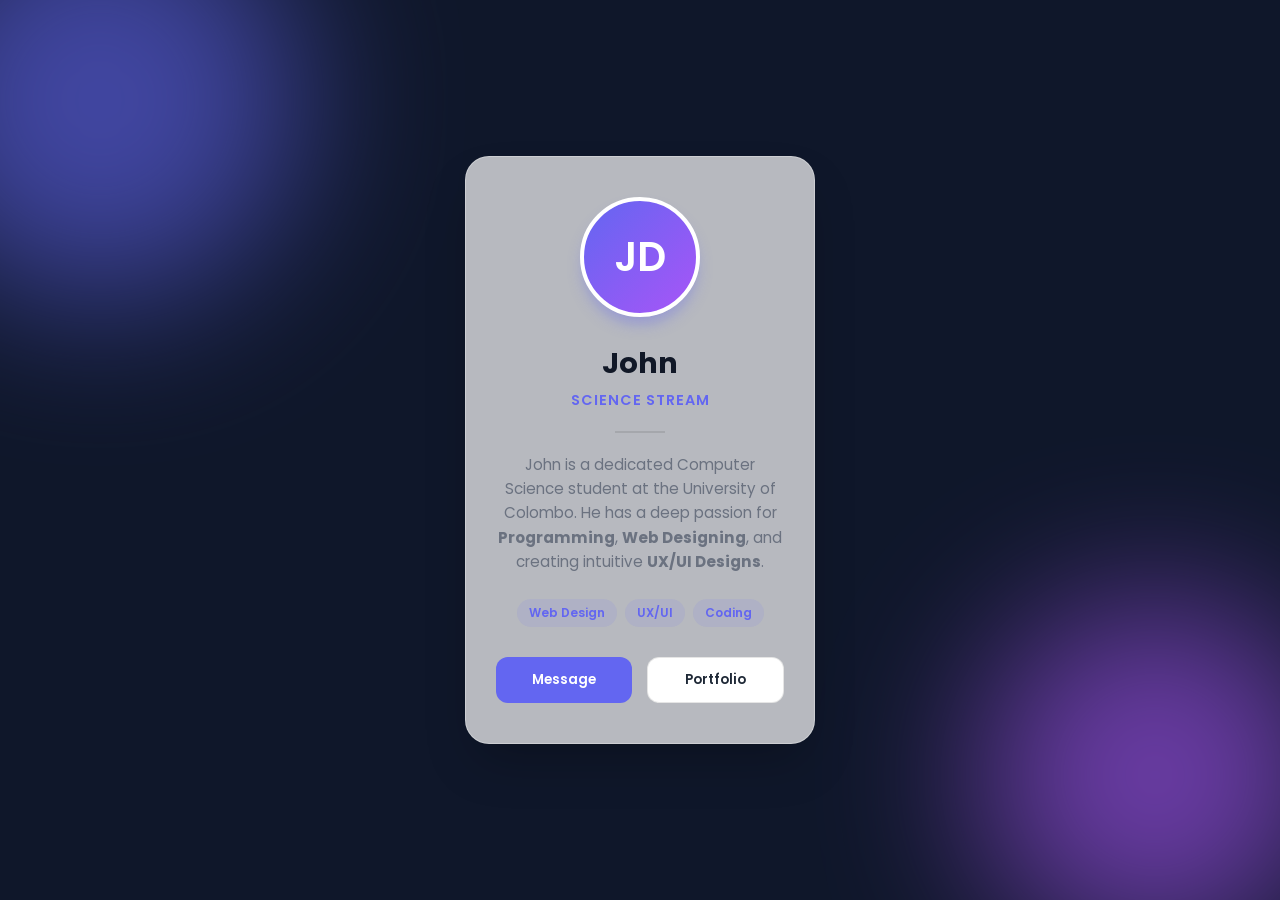
<file: Day_01/index.html>
<!DOCTYPE html>
<html lang="en">
<head>
    <meta charset="UTF-8">
    <meta name="viewport" content="width=device-width, initial-scale=1.0">
    <title>Student Profile Card - John</title>
    <link rel="stylesheet" href="style.css">
    <!-- Google Fonts for modern typography -->
    <link href="https://fonts.googleapis.com/css2?family=Poppins:wght@300;400;600&display=swap" rel="stylesheet">
</head>
<body>
    <div class="background-blobs">
        <div class="blob blob-1"></div>
        <div class="blob blob-2"></div>
    </div>

    <div class="container">
        <div class="profile-card" id="profileCard">
            <div class="card-header">
                <div class="image-placeholder">
                    <span>JD</span>
                </div>
            </div>
            <div class="card-body">
                <h1 class="name">John</h1>
                <p class="stream">Science Stream</p>
                <div class="divider"></div>
                <p class="bio">
                    John is a dedicated Computer Science student at the University of Colombo. 
                    He has a deep passion for <strong>Programming</strong>, <strong>Web Designing</strong>, 
                    and creating intuitive <strong>UX/UI Designs</strong>.
                </p>
                <div class="skills">
                    <span class="skill-tag">Web Design</span>
                    <span class="skill-tag">UX/UI</span>
                    <span class="skill-tag">Coding</span>
                </div>
            </div>
            <div class="card-footer">
                <button class="btn btn-primary">Message</button>
                <button class="btn btn-secondary">Portfolio</button>
            </div>
        </div>
    </div>

    <script src="script.js"></script>
</body>
</html>
</file>
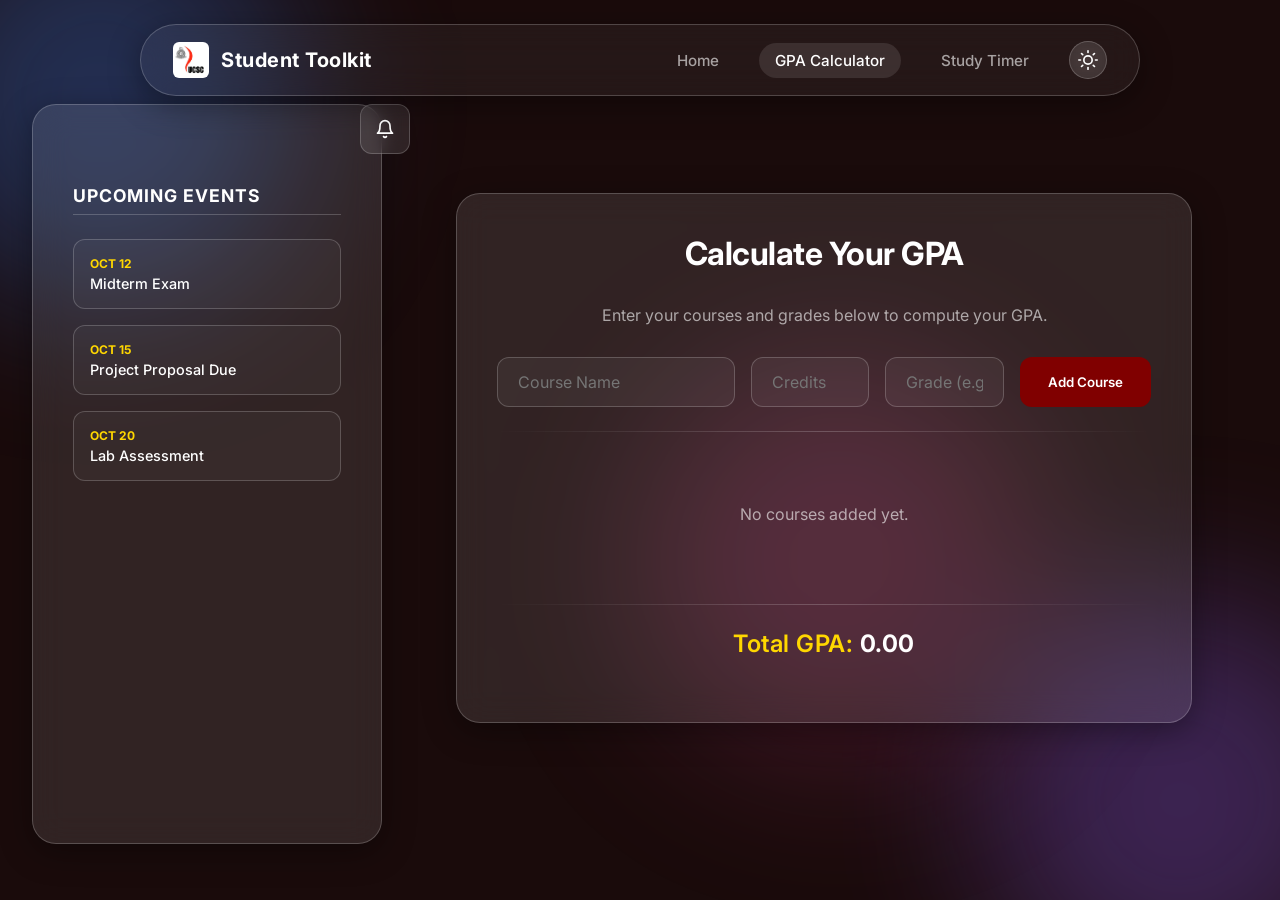
<file: Day_4/gpa-calculator.html>
<!DOCTYPE html>
<html lang="en">

<head>
    <meta charset="UTF-8">
    <meta name="viewport" content="width=device-width, initial-scale=1.0">
    <title>GPA Calculator - Student Toolkit</title>
    <link rel="stylesheet" href="style.css">
    <link rel="preconnect" href="https://fonts.googleapis.com">
    <link rel="preconnect" href="https://fonts.gstatic.com" crossorigin>
    <link href="https://fonts.googleapis.com/css2?family=Inter:wght@300;400;600;700&display=swap" rel="stylesheet">
</head>

<body>
    <div class="background-blobs">
        <div class="blob blob-1"></div>
        <div class="blob blob-2"></div>
        <div class="blob blob-3"></div>
        <div class="bubbles">
            <div class="bubble"></div>
            <div class="bubble"></div>
            <div class="bubble"></div>
            <div class="bubble"></div>
            <div class="bubble"></div>
            <div class="bubble"></div>
            <div class="bubble"></div>
            <div class="bubble"></div>
        </div>
    </div>

    <nav class="navbar">
        <div class="nav-brand">
            <img src="ucsc-logo.jpg" alt="UCSC Logo" class="nav-logo">
            Student Toolkit
        </div>
        <ul class="nav-links">
            <li><a href="index.html" class="nav-link">Home</a></li>
            <li><a href="gpa-calculator.html" class="nav-link active">GPA Calculator</a></li>
            <li><a href="study-timer.html" class="nav-link">Study Timer</a></li>
            <li>
                <button id="theme-toggle" class="glass-btn" style="padding: 0.5rem; border-radius: 50%;" title="Toggle Theme">
                    <svg viewBox="0 0 24 24" width="20" height="20" fill="none" stroke="currentColor" stroke-width="2" stroke-linecap="round" stroke-linejoin="round"><path d="M21 12.79A9 9 0 1 1 11.21 3 7 7 0 0 0 21 12.79z"></path></svg>
                </button>
            </li>
        </ul>
    </nav>

    <!-- Sidebar Element -->
    <button id="sidebar-toggle" class="glass-btn sidebar-toggle" title="Toggle Sidebar">
        <svg viewBox="0 0 24 24" width="20" height="20" fill="none" stroke="currentColor" stroke-width="2" stroke-linecap="round" stroke-linejoin="round"><path d="M18 8A6 6 0 0 0 6 8c0 7-3 9-3 9h18s-3-2-3-9"></path><path d="M13.73 21a2 2 0 0 1-3.46 0"></path></svg>
    </button>
    <aside class="sidebar glass-card" id="events-sidebar">
        <div class="sidebar-content">
            <h2 class="sidebar-title">Upcoming Events</h2>
            <ul class="events-list">
                <li class="event-item">
                    <span class="event-date">Oct 12</span>
                    <span class="event-name">Midterm Exam</span>
                </li>
                <li class="event-item">
                    <span class="event-date">Oct 15</span>
                    <span class="event-name">Project Proposal Due</span>
                </li>
                <li class="event-item">
                    <span class="event-date">Oct 20</span>
                    <span class="event-name">Lab Assessment</span>
                </li>
            </ul>
        </div>
    </aside>

    <main class="container main-content">
        <div class="glass-card" style="margin-top: 5rem;">
            <header class="header">
                <h1>Calculate Your GPA</h1>
            </header>

            <section class="content-area">
                <p style="text-align: center; color: var(--text-muted); margin-bottom: 2rem;">
                    Enter your courses and grades below to compute your GPA.
                </p>
                <div class="input-row gpa-inputs">
                    <input type="text" id="course-input" placeholder="Course Name" class="glass-input">
                    <input type="number" id="credits-input" placeholder="Credits" class="glass-input" min="1" max="10">
                    <input type="text" id="grade-input" placeholder="Grade (e.g. A+)" class="glass-input">
                    <button id="add-course-btn" class="primary-btn">Add Course</button>
                </div>

                <hr class="divider">

                <ul id="course-list" style="list-style: none; padding: 0; margin-bottom: 2rem;">
                    <!-- Courses will be injected here -->
                </ul>

                <hr class="divider">

                <div class="stats-section" style="text-align: center; font-size: 1.5rem;">
                    Total GPA: <span id="total-gpa" style="color: white; font-weight: 700;">0.00</span>
                </div>
            </section>
        </div>
    </main>



    <script src="theme-script.js"></script>
    <script src="sidebar-script.js"></script>
    <script src="gpa-script.js"></script>
</body>

</html>
</file>
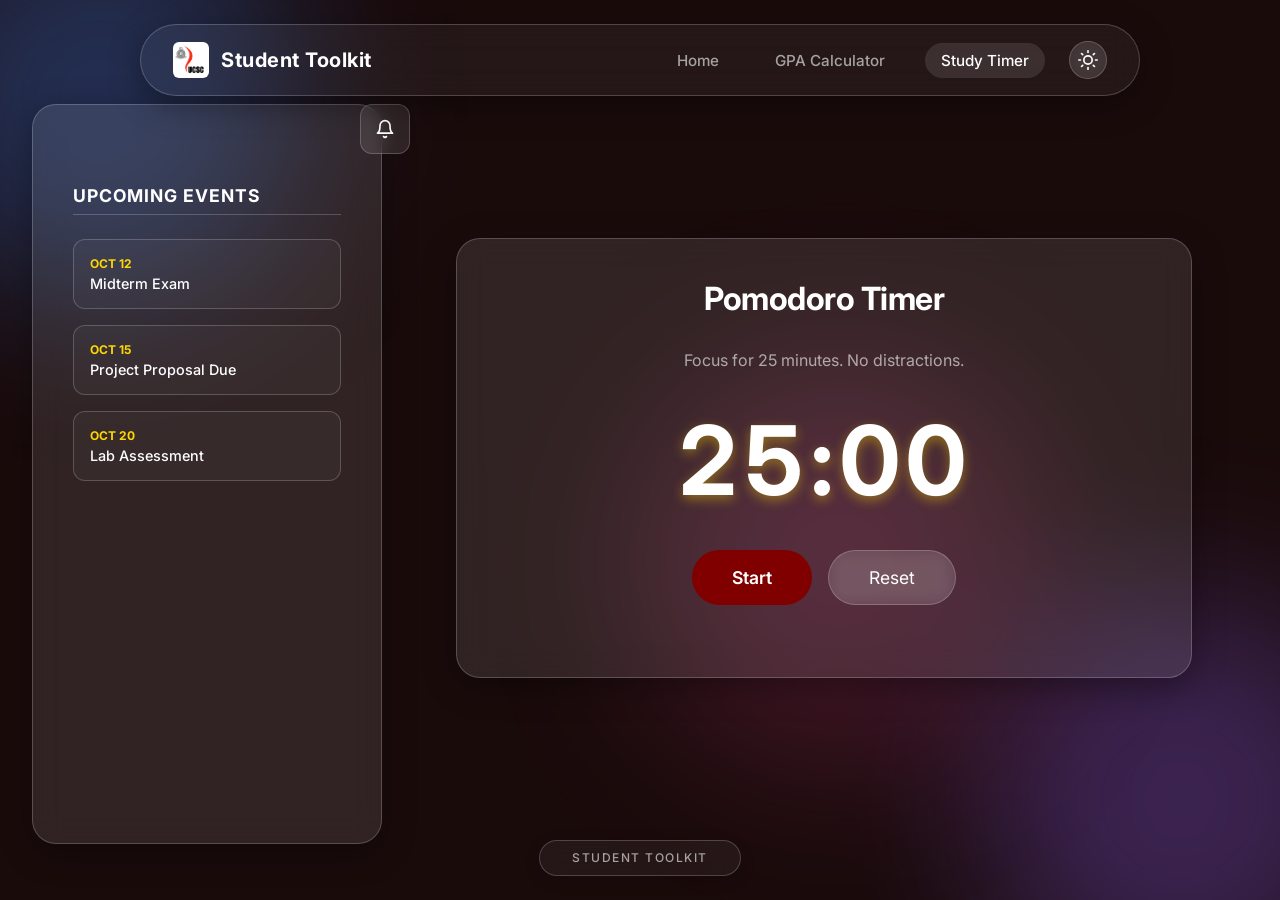
<file: Day_4/study-timer.html>
<!DOCTYPE html>
<html lang="en">
<head>
    <meta charset="UTF-8">
    <meta name="viewport" content="width=device-width, initial-scale=1.0">
    <title>Study Timer - Student Toolkit</title>
    <link rel="stylesheet" href="style.css">
    <link rel="preconnect" href="https://fonts.googleapis.com">
    <link rel="preconnect" href="https://fonts.gstatic.com" crossorigin>
    <link href="https://fonts.googleapis.com/css2?family=Inter:wght@300;400;600;700&display=swap" rel="stylesheet">
    <style>
        .timer-display {
            font-size: 6rem;
            font-weight: 700;
            text-align: center;
            letter-spacing: 4px;
            color: var(--text-primary);
            margin: 2rem 0;
            font-variant-numeric: tabular-nums;
            text-shadow: 0 4px 12px rgba(255, 215, 0, 0.4);
        }
        
        .timer-controls {
            display: flex;
            justify-content: center;
            gap: 1rem;
            margin-bottom: 2rem;
        }

        .timer-btn {
            font-size: 1.1rem;
            padding: 1rem 2.5rem;
            border-radius: 50px;
        }
    </style>
</head>
<body>
    <div class="background-blobs">
        <div class="blob blob-1"></div>
        <div class="blob blob-2"></div>
        <div class="blob blob-3"></div>
        <div class="bubbles">
            <div class="bubble"></div>
            <div class="bubble"></div>
            <div class="bubble"></div>
            <div class="bubble"></div>
            <div class="bubble"></div>
            <div class="bubble"></div>
            <div class="bubble"></div>
            <div class="bubble"></div>
        </div>
    </div>

    <nav class="navbar">
        <div class="nav-brand">
            <img src="ucsc-logo.jpg" alt="UCSC Logo" class="nav-logo">
            Student Toolkit
        </div>
        <ul class="nav-links">
            <li><a href="index.html" class="nav-link">Home</a></li>
            <li><a href="gpa-calculator.html" class="nav-link">GPA Calculator</a></li>
            <li><a href="study-timer.html" class="nav-link active">Study Timer</a></li>
            <li>
                <button id="theme-toggle" class="glass-btn" style="padding: 0.5rem; border-radius: 50%;" title="Toggle Theme">
                    <svg viewBox="0 0 24 24" width="20" height="20" fill="none" stroke="currentColor" stroke-width="2" stroke-linecap="round" stroke-linejoin="round"><path d="M21 12.79A9 9 0 1 1 11.21 3 7 7 0 0 0 21 12.79z"></path></svg>
                </button>
            </li>
        </ul>
    </nav>

    <!-- Sidebar Element -->
    <button id="sidebar-toggle" class="glass-btn sidebar-toggle" title="Toggle Sidebar">
        <svg viewBox="0 0 24 24" width="20" height="20" fill="none" stroke="currentColor" stroke-width="2" stroke-linecap="round" stroke-linejoin="round"><path d="M18 8A6 6 0 0 0 6 8c0 7-3 9-3 9h18s-3-2-3-9"></path><path d="M13.73 21a2 2 0 0 1-3.46 0"></path></svg>
    </button>
    <aside class="sidebar glass-card" id="events-sidebar">
        <div class="sidebar-content">
            <h2 class="sidebar-title">Upcoming Events</h2>
            <ul class="events-list">
                <li class="event-item">
                    <span class="event-date">Oct 12</span>
                    <span class="event-name">Midterm Exam</span>
                </li>
                <li class="event-item">
                    <span class="event-date">Oct 15</span>
                    <span class="event-name">Project Proposal Due</span>
                </li>
                <li class="event-item">
                    <span class="event-date">Oct 20</span>
                    <span class="event-name">Lab Assessment</span>
                </li>
            </ul>
        </div>
    </aside>

    <main class="container main-content">
        <div class="glass-card" style="margin-top: 5rem;">
            <header class="header">
                <h1>Pomodoro Timer</h1>
            </header>
            
            <section class="content-area">
                <p style="text-align: center; color: var(--text-muted);">
                    Focus for 25 minutes. No distractions.
                </p>
                
                <div class="timer-display" id="timer-display">
                    25:00
                </div>

                <div class="timer-controls">
                    <button id="start-btn" class="primary-btn timer-btn">Start</button>
                    <button id="reset-btn" class="glass-btn timer-btn">Reset</button>
                </div>
            </section>
        </div>
    </main>

    <footer class="footer">
        <div class="glass-footer">
            <p>Student Toolkit</p>
        </div>
    </footer>

    <script src="theme-script.js"></script>
    <script src="sidebar-script.js"></script>
    <script src="timer-script.js"></script>
</body>
</html>
</file>
<file: Day_01/style.css>
:root {
    --primary-color: #6366f1;
    --secondary-color: #a855f7;
    --text-main: #1f2937;
    --text-muted: #6b7280;
    --bg-glass: rgba(255, 255, 255, 0.7);
    --border-glass: rgba(255, 255, 255, 0.3);
}

* {
    margin: 0;
    padding: 0;
    box-sizing: border-box;
    font-family: 'Poppins', sans-serif;
}

body {
    min-height: 100vh;
    display: flex;
    justify-content: center;
    align-items: center;
    background: #0f172a;
    overflow: hidden;
    color: var(--text-main);
}

/* Background Animated Blobs */
.background-blobs {
    position: absolute;
    width: 100%;
    height: 100%;
    z-index: -1;
    overflow: hidden;
}

.blob {
    position: absolute;
    border-radius: 50%;
    filter: blur(80px);
    opacity: 0.6;
    animation: move 20s infinite alternate;
}

.blob-1 {
    width: 400px;
    height: 400px;
    background: var(--primary-color);
    top: -100px;
    left: -100px;
}

.blob-2 {
    width: 350px;
    height: 350px;
    background: var(--secondary-color);
    bottom: -50px;
    right: -50px;
    animation-delay: -5s;
}

@keyframes move {
    from { transform: translate(0, 0); }
    to { transform: translate(100px, 100px); }
}

.container {
    perspective: 1000px;
}

/* Profile Card Styling */
.profile-card {
    width: 350px;
    background: var(--bg-glass);
    backdrop-filter: blur(20px);
    -webkit-backdrop-filter: blur(20px);
    border: 1px solid var(--border-glass);
    border-radius: 24px;
    padding: 40px 30px;
    text-align: center;
    box-shadow: 0 25px 50px -12px rgba(0, 0, 0, 0.25);
    transition: transform 0.1s ease-out;
}

.card-header {
    margin-bottom: 25px;
    display: flex;
    justify-content: center;
}

.image-placeholder {
    width: 120px;
    height: 120px;
    background: linear-gradient(135deg, var(--primary-color), var(--secondary-color));
    border-radius: 50%;
    display: flex;
    align-items: center;
    justify-content: center;
    color: white;
    font-size: 2.5rem;
    font-weight: 600;
    box-shadow: 0 10px 15px -3px rgba(99, 102, 241, 0.4);
    border: 4px solid white;
}

.name {
    font-size: 1.8rem;
    color: #111827;
    margin-bottom: 5px;
}

.stream {
    color: var(--primary-color);
    font-weight: 600;
    font-size: 0.9rem;
    text-transform: uppercase;
    letter-spacing: 1px;
}

.divider {
    height: 2px;
    width: 50px;
    background: rgba(0, 0, 0, 0.1);
    margin: 20px auto;
}

.bio {
    font-size: 0.95rem;
    line-height: 1.6;
    color: var(--text-muted);
    margin-bottom: 25px;
}

.skills {
    display: flex;
    gap: 8px;
    justify-content: center;
    margin-bottom: 30px;
}

.skill-tag {
    background: rgba(99, 102, 241, 0.1);
    color: var(--primary-color);
    padding: 5px 12px;
    border-radius: 20px;
    font-size: 0.75rem;
    font-weight: 600;
}

.card-footer {
    display: flex;
    gap: 15px;
}

.btn {
    flex: 1;
    padding: 12px;
    border: none;
    border-radius: 12px;
    font-weight: 600;
    cursor: pointer;
    transition: all 0.3s ease;
}

.btn-primary {
    background: var(--primary-color);
    color: white;
}

.btn-primary:hover {
    background: #4f46e5;
    transform: translateY(-2px);
    box-shadow: 0 4px 12px rgba(99, 102, 241, 0.3);
}

.btn-secondary {
    background: white;
    color: var(--text-main);
    border: 1px solid rgba(0, 0, 0, 0.1);
}

.btn-secondary:hover {
    background: #f9fafb;
    transform: translateY(-2px);
}
</file>
<file: Day_4/style.css>
:root {
    --glass-bg: rgba(255, 255, 255, 0.1);
    --glass-border: rgba(255, 255, 255, 0.2);
    --accent-maroon: #800000;
    --accent-gold: #FFD700;
    --accent-maroon-hover: #5e0000;
    --text-primary: #ffffff;
    --text-muted: rgba(255, 255, 255, 0.6);
    --shadow-main: 0 8px 32px 0 rgba(0, 0, 0, 0.37);
    --bg-color: #1a0b0b; /* Deep maroon-tinted dark background */
}

body.light-mode {
    --glass-bg: rgba(255, 255, 255, 0.7);
    --glass-border: rgba(0, 0, 0, 0.1);
    --accent-maroon: #800000;
    --accent-gold: #FFD700;
    --accent-maroon-hover: #a30000;
    --text-primary: #1a0b0b;
    --text-muted: rgba(0, 0, 0, 0.6);
    --shadow-main: 0 8px 32px 0 rgba(0, 0, 0, 0.1);
    --bg-color: #fff9f0; /* Warm slightly-gold tinted light background */
}

* {
    box-sizing: border-box;
    margin: 0;
    padding: 0;
    font-family: 'Inter', sans-serif;
}

body {
    background: var(--bg-color);
    color: var(--text-primary);
    min-height: 100vh;
    display: flex;
    justify-content: center;
    align-items: center;
    overflow-x: hidden;
    transition: background-color 0.3s ease, color 0.3s ease;
}

/* Background Blobs for Liquid Feel */
.background-blobs {
    position: fixed;
    top: 0;
    left: 0;
    width: 100%;
    height: 100%;
    z-index: -1;
    overflow: hidden;
}

.blob {
    position: absolute;
    width: 400px;
    height: 400px;
    background: linear-gradient(180deg, rgba(128, 0, 0, 0.4) 0%, rgba(128, 0, 0, 0.2) 100%);
    border-radius: 50%;
    filter: blur(80px);
    animation: float 20s infinite alternate;
}

.blob-1 { top: -100px; left: -100px; background: rgba(59, 130, 246, 0.3); }
.blob-2 { bottom: -100px; right: -100px; background: rgba(139, 92, 246, 0.3); animation-delay: -5s; }
.blob-3 { top: 40%; left: 50%; background: rgba(236, 72, 153, 0.2); animation-delay: -10s; }

/* Rising Bubbles Effect */
.bubbles {
    position: absolute;
    width: 100%;
    height: 100%;
    z-index: 0;
    overflow: hidden;
    top: 0;
    left: 0;
}

.bubble {
    position: absolute;
    bottom: -100px;
    width: 40px;
    height: 40px;
    background: rgba(255, 215, 0, 0.1);
    border-radius: 50%;
    opacity: 0.5;
    animation: rise 15s infinite ease-in;
}

.bubble:nth-child(1) { width: 40px; height: 40px; left: 10%; animation-duration: 8s; }
.bubble:nth-child(2) { width: 20px; height: 20px; left: 20%; animation-duration: 5s; animation-delay: 1s; }
.bubble:nth-child(3) { width: 50px; height: 50px; left: 35%; animation-duration: 10s; animation-delay: 2s; }
.bubble:nth-child(4) { width: 80px; height: 80px; left: 50%; animation-duration: 12s; animation-delay: 4s; }
.bubble:nth-child(5) { width: 35px; height: 35px; left: 55%; animation-duration: 6s; animation-delay: 1s; }
.bubble:nth-child(6) { width: 45px; height: 45px; left: 65%; animation-duration: 8s; animation-delay: 3s; }
.bubble:nth-child(7) { width: 90px; height: 90px; left: 70%; animation-duration: 15s; animation-delay: 2s; }
.bubble:nth-child(8) { width: 25px; height: 25px; left: 80%; animation-duration: 7s; animation-delay: 5s; }

@keyframes rise {
    0% { bottom: -100px; transform: translateX(0); }
    50% { transform: translateX(100px); }
    100% { bottom: 1080px; transform: translateX(-200px); }
}

@keyframes float {
    0% { transform: translate(0, 0) scale(1); }
    100% { transform: translate(50px, 100px) scale(1.1); }
}

/* Navbar Styling */
.navbar {
    position: fixed;
    top: 1.5rem;
    width: 90%;
    max-width: 1000px;
    padding: 1rem 2rem;
    display: flex;
    justify-content: space-between;
    align-items: center;
    border-radius: 50px;
    z-index: 100;
    background: rgba(255, 255, 255, 0.05);
    backdrop-filter: blur(16px);
    -webkit-backdrop-filter: blur(16px);
    border: 1px solid var(--glass-border);
    box-shadow: var(--shadow-main);
}

.nav-brand {
    font-size: 1.25rem;
    font-weight: 700;
    color: var(--text-primary);
    letter-spacing: 0.5px;
    display: flex;
    align-items: center;
    gap: 0.75rem;
}

.nav-logo {
    height: 36px;
    width: auto;
    border-radius: 6px;
}

.nav-links {
    list-style: none;
    display: flex;
    gap: 1.5rem;
    align-items: center;
}

.nav-link {
    text-decoration: none;
    color: var(--text-muted);
    font-weight: 500;
    font-size: 0.95rem;
    transition: all 0.2s ease;
    padding: 0.5rem 1rem;
    border-radius: 20px;
}

.nav-link:hover, .nav-link.active {
    color: var(--text-primary);
    background: rgba(255, 255, 255, 0.1);
}

/* Sidebar Styling */
.sidebar {
    position: fixed;
    top: 6.5rem;
    left: 2rem;
    width: 25vw;
    max-width: 350px;
    height: calc(100vh - 10rem);
    padding: 1.5rem;
    display: flex;
    flex-direction: column;
    transition: all 0.3s cubic-bezier(0.4, 0, 0.2, 1);
    z-index: 50;
    overflow: hidden;
}

.sidebar.minimized {
    width: 0;
    padding: 0;
    background: transparent;
    border: none;
    backdrop-filter: none;
    -webkit-backdrop-filter: none;
    box-shadow: none;
    pointer-events: none; /* Let clicks pass through the invisible sidebar container */
}

.sidebar.minimized .sidebar-content {
    opacity: 0;
    pointer-events: none;
    transform: translateX(-20px);
    display: none;
}

.sidebar-toggle {
    position: fixed;
    top: 6.5rem;
    left: calc(2rem + min(25vw, 350px) + 0.5rem);
    background: var(--glass-bg);
    border: 1px solid var(--glass-border);
    backdrop-filter: blur(8px);
    border-radius: 12px;
    padding: 0.5rem;
    cursor: pointer;
    z-index: 60;
    color: var(--text-primary);
    pointer-events: auto;
    transition: all 0.3s cubic-bezier(0.4, 0, 0.2, 1);
}

body.sidebar-closed .sidebar-toggle {
    left: 2rem;
}

.sidebar-content {
    margin-top: 2.5rem;
    transition: all 0.3s ease;
    flex: 1;
    overflow-y: auto;
}

.sidebar-content::-webkit-scrollbar {
    width: 0px;
}

.sidebar-title {
    font-size: 1.1rem;
    font-weight: 700;
    margin-bottom: 1.5rem;
    color: var(--text-primary);
    text-transform: uppercase;
    letter-spacing: 1px;
    border-bottom: 1px solid var(--glass-border);
    padding-bottom: 0.5rem;
}

.events-list {
    list-style: none;
    display: flex;
    flex-direction: column;
    gap: 1rem;
}

.event-item {
    background: rgba(255, 255, 255, 0.03);
    border: 1px solid var(--glass-border);
    padding: 1rem;
    border-radius: 12px;
    display: flex;
    flex-direction: column;
    gap: 0.25rem;
    transition: transform 0.2s ease;
}

.event-item:hover {
    transform: translateY(-2px);
    background: rgba(255, 255, 255, 0.08);
}

.event-date {
    font-size: 0.75rem;
    font-weight: 700;
    color: var(--accent-gold);
    text-transform: uppercase;
}

.event-name {
    font-size: 0.9rem;
    font-weight: 500;
}

.main-content {
    transition: margin-left 0.3s cubic-bezier(0.4, 0, 0.2, 1);
    margin-left: calc(min(25vw, 350px) + 3rem); /* Space for the sidebar + margin */
}

/* When the sidebar is minimized, main content expands fully */
body.sidebar-closed .main-content {
    margin-left: 3rem;
}

.container {
    width: 100%;
    max-width: 800px;
    padding: 2rem;
    position: relative;
    z-index: 1;
    margin-bottom: 4rem;
}

.glass-card {
    background: var(--glass-bg);
    backdrop-filter: blur(16px);
    -webkit-backdrop-filter: blur(16px);
    border: 1px solid var(--glass-border);
    border-radius: 24px;
    box-shadow: var(--shadow-main);
    padding: 2.5rem;
    width: 100%;
}

.header {
    display: flex;
    justify-content: space-between;
    align-items: center;
    margin-bottom: 2rem;
}

.header h1 {
    font-size: 2rem;
    font-weight: 700;
    letter-spacing: -0.5px;
    text-align: center;
    width: 100%;
}

#manage-members-btn {
    background: var(--glass-bg);
    border: 1px solid var(--glass-border);
    color: var(--text-primary);
    padding: 0.75rem;
    border-radius: 12px;
    cursor: pointer;
    transition: all 0.2s ease;
    display: flex;
    align-items: center;
    justify-content: center;
    position: absolute;
    right: 2.5rem;
}

#manage-members-btn:hover {
    background: var(--glass-border);
    transform: translateY(-2px);
}

.input-row {
    display: grid;
    grid-template-columns: 1fr 2fr auto;
    gap: 1rem;
    margin-bottom: 0.5rem;
}

.input-row.gpa-inputs {
    grid-template-columns: 2fr 1fr 1fr auto;
}

@media (max-width: 850px) {
    .input-row.gpa-inputs {
        grid-template-columns: 1fr 1fr;
    }
}

.button-group {
    display: flex;
    gap: 0.5rem;
}

.glass-input {
    background: rgba(255, 255, 255, 0.05);
    border: 1px solid var(--glass-border);
    border-radius: 12px;
    padding: 0.875rem 1.25rem;
    color: var(--text-primary);
    font-size: 1rem;
    outline: none;
    transition: all 0.2s ease;
    min-width: 0;
    width: 100%;
}

.glass-input:focus {
    background: rgba(255, 255, 255, 0.1);
    border-color: var(--accent-gold);
    box-shadow: 0 0 0 4px rgba(255, 215, 0, 0.2);
}

.glass-input option {
    background: var(--bg-color);
    color: var(--text-primary);
}

.primary-btn {
    background: var(--accent-maroon);
    color: white;
    border: none;
    border-radius: 12px;
    padding: 0.875rem 1.75rem;
    font-weight: 600;
    cursor: pointer;
    transition: all 0.2s ease;
    white-space: nowrap;
}

.primary-btn:hover {
    background: var(--accent-maroon-hover);
    transform: translateY(-2px);
    box-shadow: 0 4px 12px rgba(128, 0, 0, 0.3);
}

.glass-btn {
    background: var(--glass-bg);
    border: 1px solid var(--glass-border);
    backdrop-filter: blur(8px);
    color: var(--text-primary);
    padding: 0.875rem;
    border-radius: 12px;
    cursor: pointer;
    transition: all 0.2s ease;
    display: flex;
    align-items: center;
    justify-content: center;
}

.glass-btn:hover {
    background: var(--glass-border);
    transform: translateY(-2px);
}

.glass-btn.secondary {
    color: var(--text-muted);
}

.glass-btn.secondary:hover {
    color: #ef4444;
}

.stats-section {
    margin-bottom: 1.5rem;
    text-align: right;
    font-size: 0.85rem;
    color: var(--accent-gold);
    font-weight: 600;
    letter-spacing: 0.5px;
}

.divider {
    border: none;
    height: 1px;
    background: linear-gradient(90deg, transparent, var(--glass-border), transparent);
    margin: 1.5rem 0;
}

#idea-list {
    list-style: none;
    max-height: 400px;
    overflow-y: auto;
    padding-right: 0.5rem;
}

#idea-list::-webkit-scrollbar {
    width: 6px;
}

#idea-list::-webkit-scrollbar-thumb {
    background: var(--glass-border);
    border-radius: 10px;
}

.idea-item {
    background: rgba(255, 255, 255, 0.03);
    border: 1px solid var(--glass-border);
    border-radius: 16px;
    padding: 1.25rem;
    margin-bottom: 1rem;
    display: flex;
    flex-direction: column;
    gap: 0.5rem;
    animation: fadeIn 0.3s ease forwards;
}

.idea-header {
    display: flex;
    justify-content: space-between;
    align-items: center;
}

.delete-idea-btn {
    background: none;
    border: none;
    color: var(--text-muted);
    cursor: pointer;
    padding: 4px;
    border-radius: 4px;
    transition: all 0.2s ease;
    display: flex;
    align-items: center;
    justify-content: center;
}

.delete-idea-btn:hover {
    color: #ef4444;
    background: rgba(239, 68, 68, 0.1);
}

@keyframes fadeIn {
    from { opacity: 0; transform: translateY(10px); }
    to { opacity: 1; transform: translateY(0); }
}

.idea-user {
    font-size: 0.8rem;
    font-weight: 600;
    color: var(--accent-gold);
    text-transform: uppercase;
    letter-spacing: 0.5px;
}

.idea-text {
    font-size: 1rem;
    line-height: 1.5;
}

.empty-state {
    text-align: center;
    color: var(--text-muted);
    padding: 3rem 0;
}

/* Footer Styling */
.footer {
    position: fixed;
    bottom: 1.5rem;
    width: 100%;
    display: flex;
    justify-content: center;
    pointer-events: none;
    z-index: 10;
}

.glass-footer {
    background: rgba(255, 255, 255, 0.05);
    backdrop-filter: blur(12px);
    border: 1px solid var(--glass-border);
    padding: 0.6rem 2rem;
    border-radius: 50px;
    pointer-events: auto;
    box-shadow: 0 4px 15px rgba(0, 0, 0, 0.2);
}

.glass-footer p {
    font-size: 0.75rem;
    color: var(--text-muted);
    font-weight: 500;
    letter-spacing: 1.5px;
    text-transform: uppercase;
}

/* Modal Styling */
.modal {
    display: none;
    position: fixed;
    top: 0;
    left: 0;
    width: 100%;
    height: 100%;
    background: rgba(0, 0, 0, 0.6);
    backdrop-filter: blur(4px);
    z-index: 100;
    justify-content: center;
    align-items: center;
}

.modal-content {
    max-width: 500px;
}

.modal-header {
    display: flex;
    justify-content: space-between;
    align-items: center;
    margin-bottom: 1.5rem;
}

#close-modal {
    background: none;
    border: none;
    color: var(--text-primary);
    font-size: 2rem;
    cursor: pointer;
    line-height: 1;
}

.member-add-row {
    display: flex;
    gap: 1rem;
    margin-bottom: 1.5rem;
}

#modal-member-list {
    list-style: none;
}

.member-item {
    display: flex;
    justify-content: space-between;
    align-items: center;
    padding: 0.75rem 1rem;
    background: rgba(255, 255, 255, 0.05);
    border-radius: 8px;
    margin-bottom: 0.5rem;
}

.delete-member {
    background: rgba(239, 68, 68, 0.1);
    color: #ef4444;
    border: 1px solid rgba(239, 68, 68, 0.2);
    padding: 4px 8px;
    border-radius: 6px;
    cursor: pointer;
    font-size: 0.75rem;
}

@media (max-width: 600px) {
    .input-row {
        grid-template-columns: 1fr;
    }

    .input-row.gpa-inputs {
        grid-template-columns: 1fr;
    }
    
    .button-group {
        width: 100%;
    }
    
    .primary-btn {
        flex: 1;
    }
    
    .header h1 {
        font-size: 1.5rem;
    }
    
    .footer {
        bottom: 1rem;
    }

    .navbar {
        flex-direction: column;
        gap: 1rem;
        border-radius: 24px;
        padding: 1rem;
        top: 1rem;
    }

    .nav-links {
        width: 100%;
        justify-content: center;
        flex-wrap: wrap;
        gap: 0.5rem;
    }

    .sidebar-toggle {
        top: 6rem;
        left: calc(100vw - 3.5rem);
    }
    
    body.sidebar-closed .sidebar-toggle {
        left: calc(100vw - 3.5rem);
    }

    .sidebar {
        width: 100%;
        height: auto;
        position: relative;
        top: 0;
        left: 0;
        margin-bottom: 2rem;
        padding: 1rem;
    }
    
    .sidebar.minimized {
        width: 100%;
        padding: 1rem;
        height: 60px;
    }

    .sidebar.minimized .sidebar-content {
        display: none;
    }

    .main-content {
        margin-left: 0;
    }

    body.sidebar-closed .main-content {
        margin-left: 0;
    }
}
</file>
